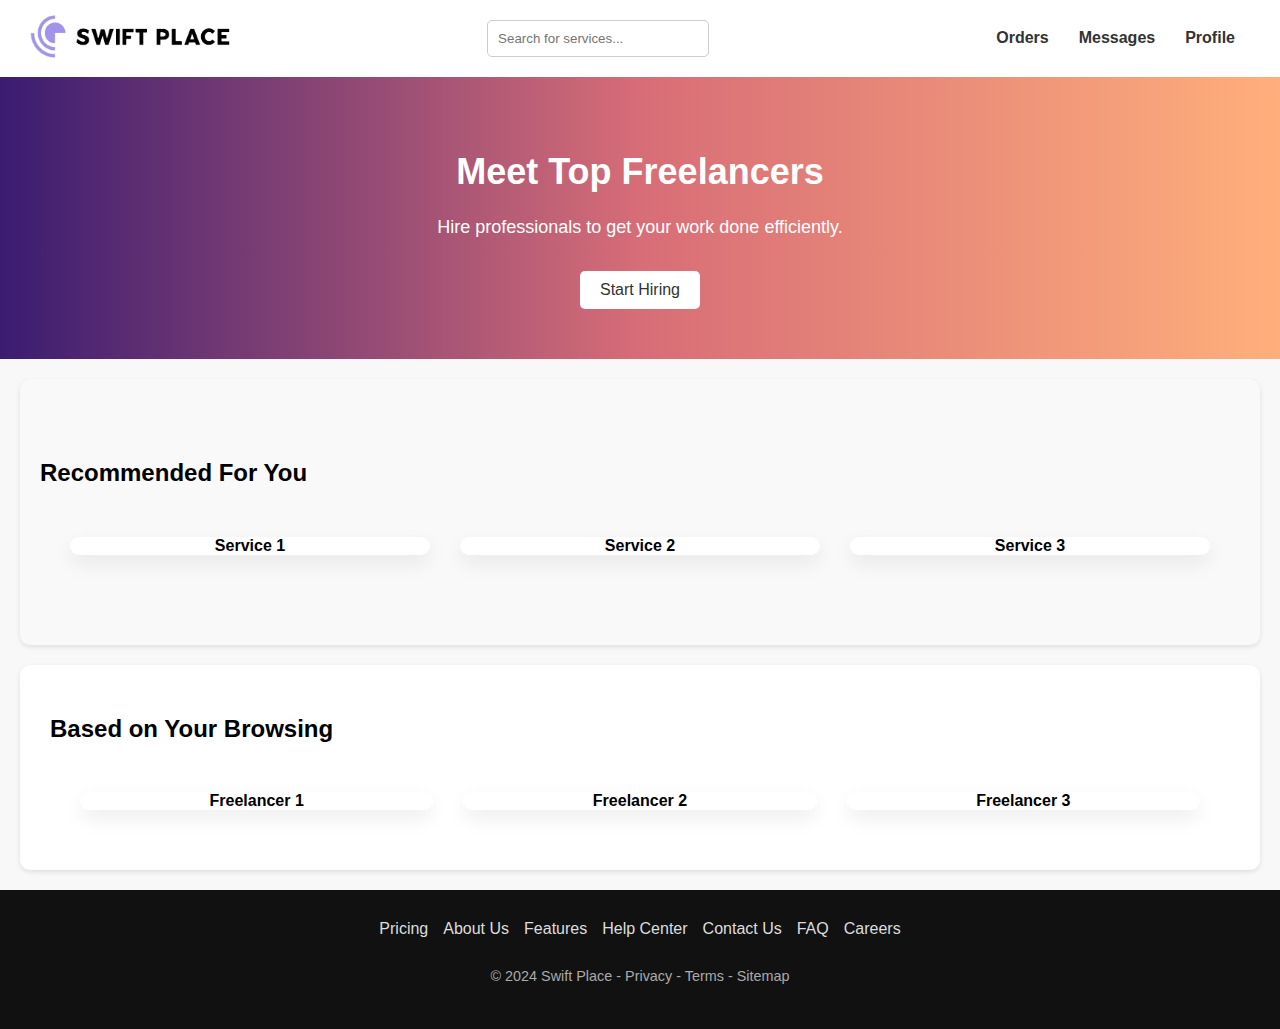
<file: html/clientdashboard.html>
<!DOCTYPE html>
<html lang="en">
<head>
    <meta charset="UTF-8">
    <meta name="viewport" content="width=device-width, initial-scale=1.0">
    <title>Client Dashboard</title>
    <link rel="stylesheet" href="../html/css/clientdash.css">
</head>
<body>
    <header>
        <div class="navbar">
            <div class="logo-container">
                <img src="../html/photos/Logos-removebg-preview.png" alt="Logo" class="logo-img">
               
            </div>
            <input type="text" placeholder="Search for services...">
            <nav>
                <a href="#">Orders</a>
                <a href="#">Messages</a>
                <a href="../html/clientpage.html">Profile</a>
            </nav>
        </div>
    </header>
    
    <section class="hero">
        <div class="hero-content">
            <h1>Meet Top Freelancers</h1>
            <p>Hire professionals to get your work done efficiently.</p>
            <button>Start Hiring</button>
        </div>
    </section>
    
    <section class="recommendations">
        <h2>Recommended For You</h2>
        <div class="service-cards">
            <div class="card">Service 1</div>
            <div class="card">Service 2</div>
            <div class="card">Service 3</div>
        </div>
    </section>
    
    <section class="browsing-history">
        <h2>Based on Your Browsing</h2>
        <div class="service-cards">
            <div class="card">Freelancer 1</div>
            <div class="card">Freelancer 2</div>
            <div class="card">Freelancer 3</div>
        </div>
    </section>
    <footer>
        <div class="footer-container">
            <div class="footer-links">
                <a href="#">Pricing</a>
                <a href="#">About Us</a>
                <a href="#">Features</a>
                <a href="#">Help Center</a>
                <a href="#">Contact Us</a>
                <a href="#">FAQ</a>
                <a href="#">Careers</a>
            </div>
            <div class="social-icons">
                <a href="#"><i class="fa-brands fa-facebook"></i></a>
                <a href="#"><i class="fa-brands fa-instagram"></i></a>
                <a href="#"><i class="fa-brands fa-x-twitter"></i></a>
                <a href="#"><i class="fa-brands fa-youtube"></i></a>
            </div>
            <p>&copy; 2024 Swift Place - Privacy - Terms - Sitemap</p>
        </div>
    </footer>
</body>
</html>
</file>
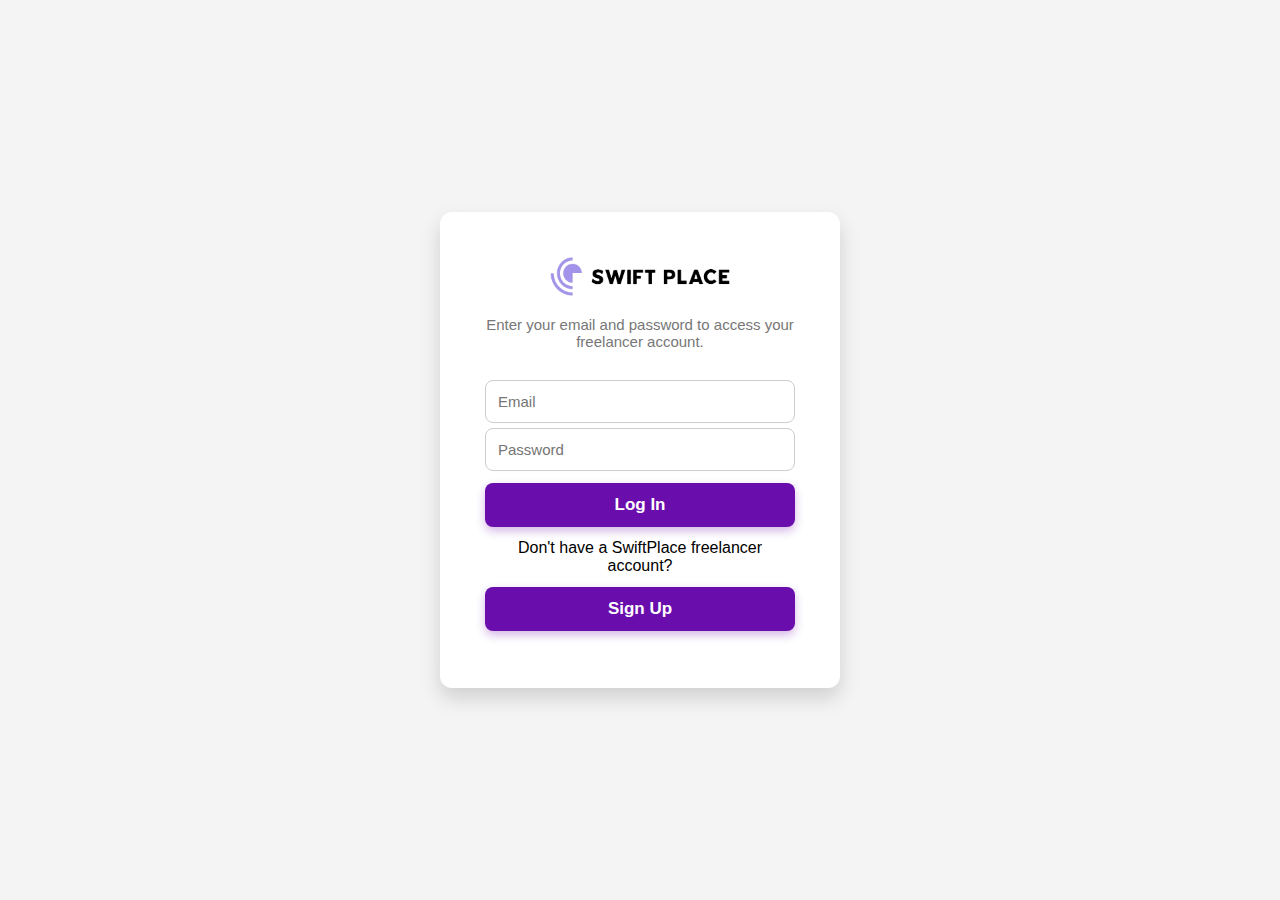
<file: html/freelancer_login.html>
<!DOCTYPE html>
<html lang="en">
<head>
    <meta charset="UTF-8">
    <meta name="viewport" content="width=device-width, initial-scale=1.0">
    <title>Freelancer Login - SwiftPlace</title>
    <link rel="stylesheet" href="../html/css/loginstyle.css">
</head>
<body>
    <div class="container">
        <div class="logo-container">
            <img src="../html/photos/Logos-removebg-preview.png" alt="SwiftPlace Logo" class="logo-img">
        </div>
        <p class="message">Enter your email and password to access your freelancer account.</p>

        <form action="php/freelancer_login.php" method="POST">
            <input type="email" name="email" placeholder="Email" required>
            <input type="password" name="password" placeholder="Password" required>
            <button type="submit" class="btn">Log In</button>
        </form>
        
        <div class="signup-section">
            <p class="signup-text">Don't have a SwiftPlace freelancer account?</p>
            <a href="register.html" class="btn signup">Sign Up</a>
        </div>
    </div>
</body>
</html>
</file>
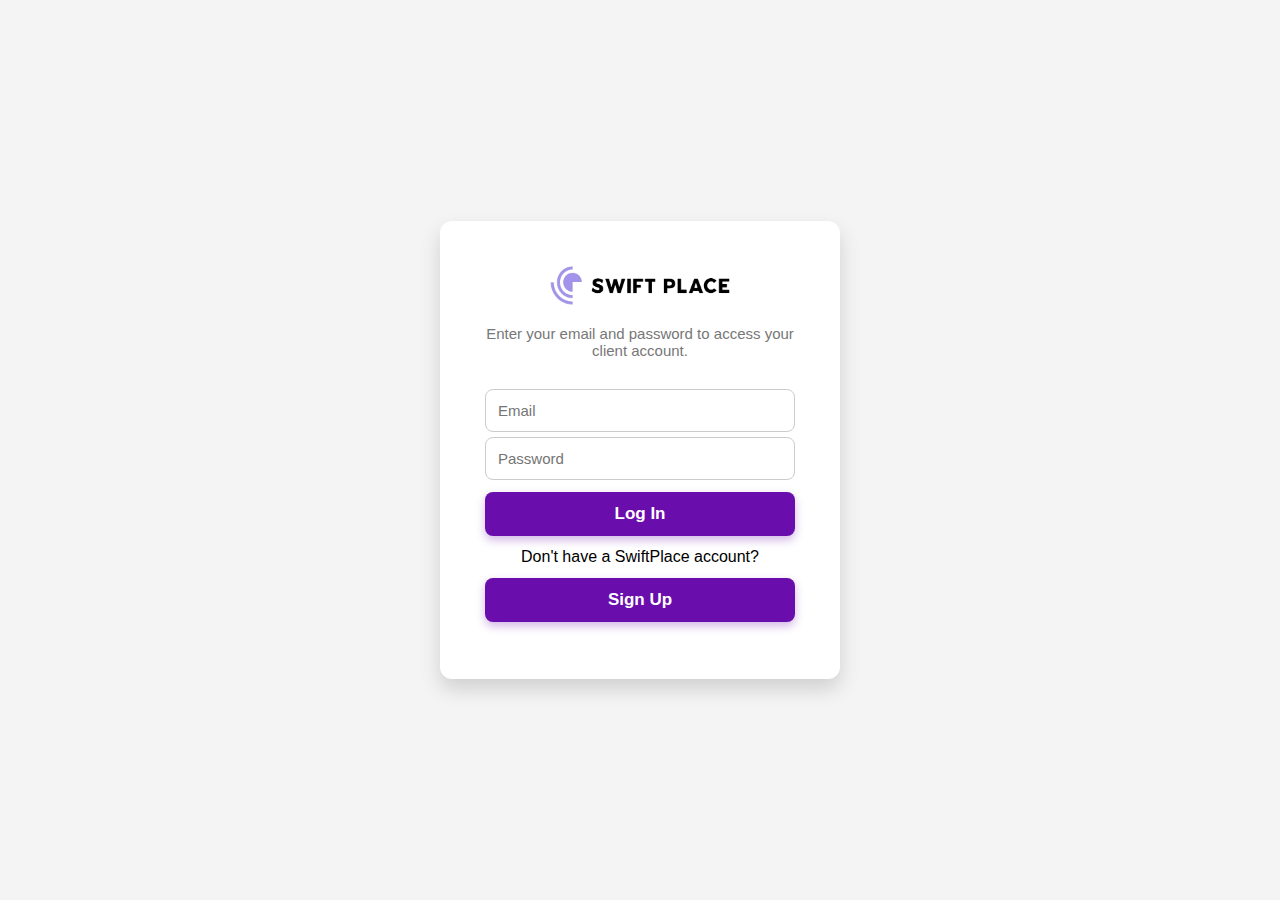
<file: html/login.html>
<!DOCTYPE html>
<html lang="en">
<head>
    <meta charset="UTF-8">
    <meta name="viewport" content="width=device-width, initial-scale=1.0">
    <title>SwiftPlace Login</title>
    <link rel="stylesheet" href="../html/css/loginstyle.css">
</head>
<body>
    <div class="container">
        <div class="logo-container">
            <img src="../html/photos/Logos-removebg-preview.png" alt="SwiftPlace Logo" class="logo-img">
        </div>
        <p class="message">Enter your email and password to access your client account.</p>

        <form action="php/login.php" method="POST">
            <input type="email" name="email" placeholder="Email" required>
            <input type="password" name="password" placeholder="Password" required>
            <button type="submit" class="btn">Log In</button>
        </form>
        
        

        <div class="signup-section">
            <p class="signup-text">Don't have a SwiftPlace account?</p>
            <a href="../html/register.html" class="btn signup">Sign Up</a>
        </div>
    </div>
</body>
</html>
</file>
<file: html/css/clientdash.css>
body {
    font-family: Arial, sans-serif;
    margin: 0;
    padding: 0;
    background-color: #f8f8f8;
}

.logo-img {
    width: 200px; /* Increased size */
    height: auto; /* Maintain aspect ratio */
    max-height: 65px; /* Prevents overflow */
}

.navbar {
    display: flex;
    justify-content: space-between;
    align-items: center;
    padding: 15px 30px;
    background-color: #fff;
    box-shadow: 0px 2px 10px rgba(0, 0, 0, 0.1);
}

.navbar {
    display: flex;
    justify-content: space-between;
    align-items: center;
    padding: 15px 30px;
    background: white;
    box-shadow: 0 2px 5px rgba(0, 0, 0, 0.1);
}

.logo {
    font-size: 24px;
    font-weight: bold;
    color: #333;
}

.navbar input {
    width: 40%;
    padding: 8px;
    border: 1px solid #ddd;
    border-radius: 5px;
}

.navbar nav a {
    margin-left: 15px;
    text-decoration: none;
    color: #333;
    font-weight: bold;
    transition: color 0.3s;
}

.navbar nav a:hover {
    color: #1dbf73;
}

.hero {
    background: linear-gradient(to right, #3a1c71, #d76d77, #ffaf7b);
    color: white;
    text-align: center;
    padding: 50px 20px;
}

.hero h1 {
    font-size: 36px;
}

.hero p {
    font-size: 18px;
    margin-top: 10px;
}

.hero button {
    margin-top: 15px;
    padding: 10px 20px;
    background: white;
    color: #333;
    border: none;
    font-size: 16px;
    cursor: pointer;
    border-radius: 5px;
    transition: background 0.3s;
}

.hero button:hover {
    background: #1dbf73;
    color: white;
}

.recommendations, .browsing-history {
    padding: 30px;
    background: white;
    margin: 20px;
    border-radius: 10px;
    box-shadow: 0 2px 5px rgba(0, 0, 0, 0.1);
}

.service-cards {
    display: flex;
    gap: 15px;
    overflow-x: auto;
    padding: 10px 0;
}

.card {
    min-width: 200px;
    height: 150px;
    background: #eee;
    border-radius: 10px;
    display: flex;
    align-items: center;
    justify-content: center;
    font-weight: bold;
    cursor: pointer;
    transition: transform 0.3s;
}

.card:hover {
    transform: scale(1.05);
    background: #1dbf73;
    color: white;
}


/* Footer */
@import url('https://fonts.googleapis.com/css2?family=Poppins:wght@400;600&display=swap');

footer {
    background: #111;
    color: white;
    padding: 30px 20px;
    font-family: 'Poppins', sans-serif;
    text-align: center;
}

.footer-container {
    max-width: 1100px;
    margin: auto;
}

/* Footer Links */
.footer-links {
    display: flex;
    flex-wrap: wrap;
    justify-content: center;
    gap: 15px;
    margin-bottom: 15px;
}

.footer-links a {
    color: #ddd;
    text-decoration: none;
    font-size: 1em;
    transition: color 0.3s ease-in-out;
}

.footer-links a:hover {
    color: #1DBF73; /* Fiverr Green */
}

/* Social Icons */
.social-icons {
    display: flex;
    justify-content: center;
    gap: 15px;
    margin-bottom: 15px;
}

.social-icons a {
    font-size: 1.5em;
    color: white;
    transition: transform 0.3s ease-in-out, color 0.3s ease-in-out;
}

.social-icons a:hover {
    transform: scale(1.2);
    color: #1DBF73;
}

/* Copyright */
footer p {
    font-size: 0.9em;
    color: #aaa;
}


/* mao nig job ha koleray */
.job-section {
    padding: 40px;
    background-color: #f9f9f9;
    font-family: 'Segoe UI', sans-serif;
}

.job-section h2 {
    font-size: 28px;
    margin-bottom: 20px;
    color: #333;
}

.job-grid {
    display: grid;
    grid-template-columns: repeat(auto-fit, minmax(280px, 1fr));
    gap: 20px;
}

.job-card {
    background: white;
    padding: 25px;
    border-radius: 16px;
    box-shadow: 0 8px 20px rgba(0,0,0,0.1);
    transition: transform 0.2s ease;
}

.job-card:hover {
    transform: translateY(-5px);
}

.job-card h3 {
    color: #2c3e50;
    margin-bottom: 10px;
}

.job-card p {
    margin: 6px 0;
    font-size: 14px;
    color: #555;
}

.job-card .desc {
    margin-top: 10px;
    color: #777;
    font-style: italic;
}

.recommendations {
    padding: 60px 20px;
    background: #f9f9f9;
    overflow: auto; /* Make the section scrollable if needed */
}

/* Grid layout for service cards */
.service-cards {
    display: grid;
    grid-template-columns: repeat(auto-fit, minmax(300px, 1fr));
    gap: 30px;
    padding: 30px;
}

/* Individual service card style */
.card {
    background: #fff;
    border-radius: 16px;
    box-shadow: 0 8px 20px rgba(0, 0, 0, 0.08);
    overflow: hidden;
    display: flex;
    flex-direction: column;
    transition: transform 0.3s ease, box-shadow 0.3s ease;
    height: 100%; /* Allow cards to take full height */
}

.card:hover {
    transform: translateY(-8px);
    box-shadow: 0 12px 28px rgba(0, 0, 0, 0.12);
}

/* Image styling */
.service-img {
    width: 100%;
    height: 220px;
    object-fit: cover;
    border-bottom: 1px solid #eee;
}

/* Card content styling */
.card-content {
    padding: 20px;
    flex-grow: 1;
    display: flex;
    flex-direction: column;
    justify-content: space-between; /* Ensure content is spaced well */
    height: 100%;
}

.card-content h3 {
    margin: 0 0 8px;
    font-size: 22px;
    font-weight: 700;
    color: #111;
}

.card-content p {
    margin: 6px 0;
    font-size: 15px;
    color: #444;
    line-height: 1.4;
    flex-grow: 1; /* Ensure description can grow to fit space */
}

/* Star rating display */
.stars {
    display: flex;
    flex-direction: row-reverse;
    justify-content: flex-start;
    margin-top: 10px;
}

.stars input[type="radio"] {
    display: none;
}

.stars label {
    font-size: 18px;
    color: #ccc;
    cursor: pointer;
    transition: color 0.2s;
}

.stars input[type="radio"]:checked ~ label,
.stars label:hover,
.stars label:hover ~ label {
    color: gold;
}

/* Rate button styling */
.rating-form button {
    margin-top: 12px;
    padding: 8px 16px;
    background: #111;
    color: #fff;
    border: none;
    border-radius: 8px;
    cursor: pointer;
    transition: background 0.2s;
}

.rating-form button:hover {
    background-color: #333;
}


/* Notification Icon */
.notif-icon {
    position: relative;
    display: inline-block;
    cursor: pointer;
}

.notif-count {
    position: absolute;
    top: 0;
    right: 0;
    background-color: red;
    color: white;
    font-size: 12px;
    padding: 2px 6px;
    border-radius: 50%;
}

/* General Styles for the Notifications Icon and Dropdown */
.notifications {
    position: relative;
}

.badge {
    position: absolute;
    top: -5px;
    right: -5px;
    background-color: red;
    color: white;
    padding: 3px 6px;
    border-radius: 50%;
}

.dropdown {
    display: none;
    position: absolute;
    top: 30px;
    right: 0;
    background-color: #fff;
    border: 1px solid #ddd;
    box-shadow: 0px 4px 6px rgba(0, 0, 0, 0.1);
    width: 250px;
    max-height: 300px;
    overflow-y: auto;
}

.notifications:hover .dropdown {
    display: block;
}

.notification-item {
    padding: 10px;
    border-bottom: 1px solid #f0f0f0;
}

.notification-item.unread {
    background-color: #f9f9f9;
}



/* Input Search Box */
input[type="text"] {
    padding: 10px;
    width: 200px;
    border-radius: 5px;
    border: 1px solid #ccc;
    margin-right: 15px;
}

/* Notification Bell Styles */
.notifications a {
    color: white;
    font-size: 20px;
    text-decoration: none;
}

.navbar nav {
    display: flex;
    align-items: center; /* Align all nav items vertically */
}

.navbar nav a {
    margin: 0 15px; /* Adds space between each nav item */
    text-decoration: none; /* Removes the underline */
    color: #333; /* Change to your preferred color */
    font-size: 16px;
}


/* Styles for the notification icon and modal */
.notification-icon {
    position: relative;
    display: inline-block;
}

.notification-count {
    position: absolute;
    top: 0;
    right: 0;
    background-color: red;
    color: white;
    border-radius: 100%;
    padding: 5px 5px;
    font-size: 8px;
}

/* The Modal */
.modal {
    display: none; /* Hidden by default */
    position: fixed;
    z-index: 1; /* Sit on top */
    left: 0;
    top: 0;
    width: 100%;
    height: 100%;
    overflow: auto;
    background-color: rgba(0, 0, 0, 0.5); /* Black w/ opacity */
}

/* Modal Content */
.modal-content {
    background-color: #fff;
    margin: 15% auto;
    padding: 20px;
    border-radius: 5px;
    width: 40%;
    max-height: 80%;
    overflow-y: auto;
}

/* Close Button */
.close-btn {
    color: #aaa;
    float: right;
    font-size: 28px;
    font-weight: bold;
}

.close-btn:hover,
.close-btn:focus {
    color: black;
    text-decoration: none;
    cursor: pointer;
}

/* Notification Item Styles */
.notification-item {
    padding: 10px;
    border-bottom: 1px solid #ddd;
    cursor: pointer;
}

.notification-item.unread {
    font-weight: bold;
    background-color: #f5f5f5;
}

.notification-item a {
    text-decoration: none;
    color: #000;
}

.timestamp {
    color: #888;
    font-size: 12px;
    margin-left: 10px;
}
</file>
<file: html/css/loginstyle.css>
* {
    margin: 0;
    padding: 0;
    box-sizing: border-box;
    font-family: "Poppins", sans-serif;
}

body {
    display: flex;
    justify-content: center;
    align-items: center;
    height: 100vh;
    background: #f4f4f4; /* Light gray for a soft contrast */
    padding: 20px;
}

.container {
    background: #fff;
    padding: 45px;
    border-radius: 12px;
    box-shadow: 0px 10px 20px rgba(0, 0, 0, 0.15);
    text-align: center;
    width: 400px;
    transition: transform 0.3s ease-in-out, box-shadow 0.3s ease-in-out;
}

.container:hover {
    transform: translateY(-8px);
    box-shadow: 0px 15px 30px rgba(247, 2, 226, 0.2);
}

h2 {
    font-size: 24px;
    font-weight: bold;
    color: #333;
    margin-bottom: 15px;
}

.message {
    font-size: 15px;
    color: #777;
    margin-bottom: 25px;
}

.input-group {
    margin-bottom: 15px;
    text-align: left;
}

input {
    width: 100%;
    padding: 12px;
    margin-top: 5px;
    border: 1px solid #ccc;
    border-radius: 8px;
    font-size: 15px;
    transition: all 0.3s ease;
}

input:focus {
    border-color: #6a0dad;
    box-shadow: 0px 4px 10px rgba(106, 13, 173, 0.2);
    outline: none;
}

/* Button Styling */
.btn {
    width: 100%;
    padding: 12px;
    margin: 12px 0;
    border: none;
    border-radius: 8px;
    font-size: 17px;
    font-weight: bold;
    cursor: pointer;
    transition: all 0.3s ease-in-out;
}

/* Primary Button */
.green {
    background: #6a0dad;
    color: white;
    box-shadow: 0px 4px 10px rgba(106, 13, 173, 0.3);
}

.green:hover {
    background: #570b9d;
    box-shadow: 0px 6px 15px rgba(106, 13, 173, 0.4);
}

/* Sign-up Button */
.signup {
    background: none;
    border: 2px solid #6a0dad;
    color: #6a0dad;
    text-decoration: none;
    display: block;
    padding: 12px;
    margin-top: 10px;
    border-radius: 8px;
    font-size: 16px;
    font-weight: bold;
    transition: all 0.3s ease;
}

.signup:hover {
    background: #6a0dad;
    color: white;
}

/* Logo Styling */
.logo-container {
    display: flex;
    align-items: center;
    justify-content: center;
    gap: 10px;
    margin-bottom: 20px;
}

.logo-img {
    width: 180px; 
    height: auto;
    max-height: 60px;
}

/* Login Button */
.btn {
    width: 100%;
    padding: 12px;
    margin: 12px 0;
    border: none;
    border-radius: 8px;
    font-size: 17px;
    font-weight: bold;
    cursor: pointer;
    background: #6a0dad;
    color: white;
    box-shadow: 0px 4px 10px rgba(106, 13, 173, 0.3);
    transition: background 0.3s ease-in-out, box-shadow 0.3s ease-in-out;
}

.btn:hover {
    background: #570b9d;  /* Darker shade on hover */
    box-shadow: 0px 6px 15px rgba(106, 13, 173, 0.4);
}
</file>
